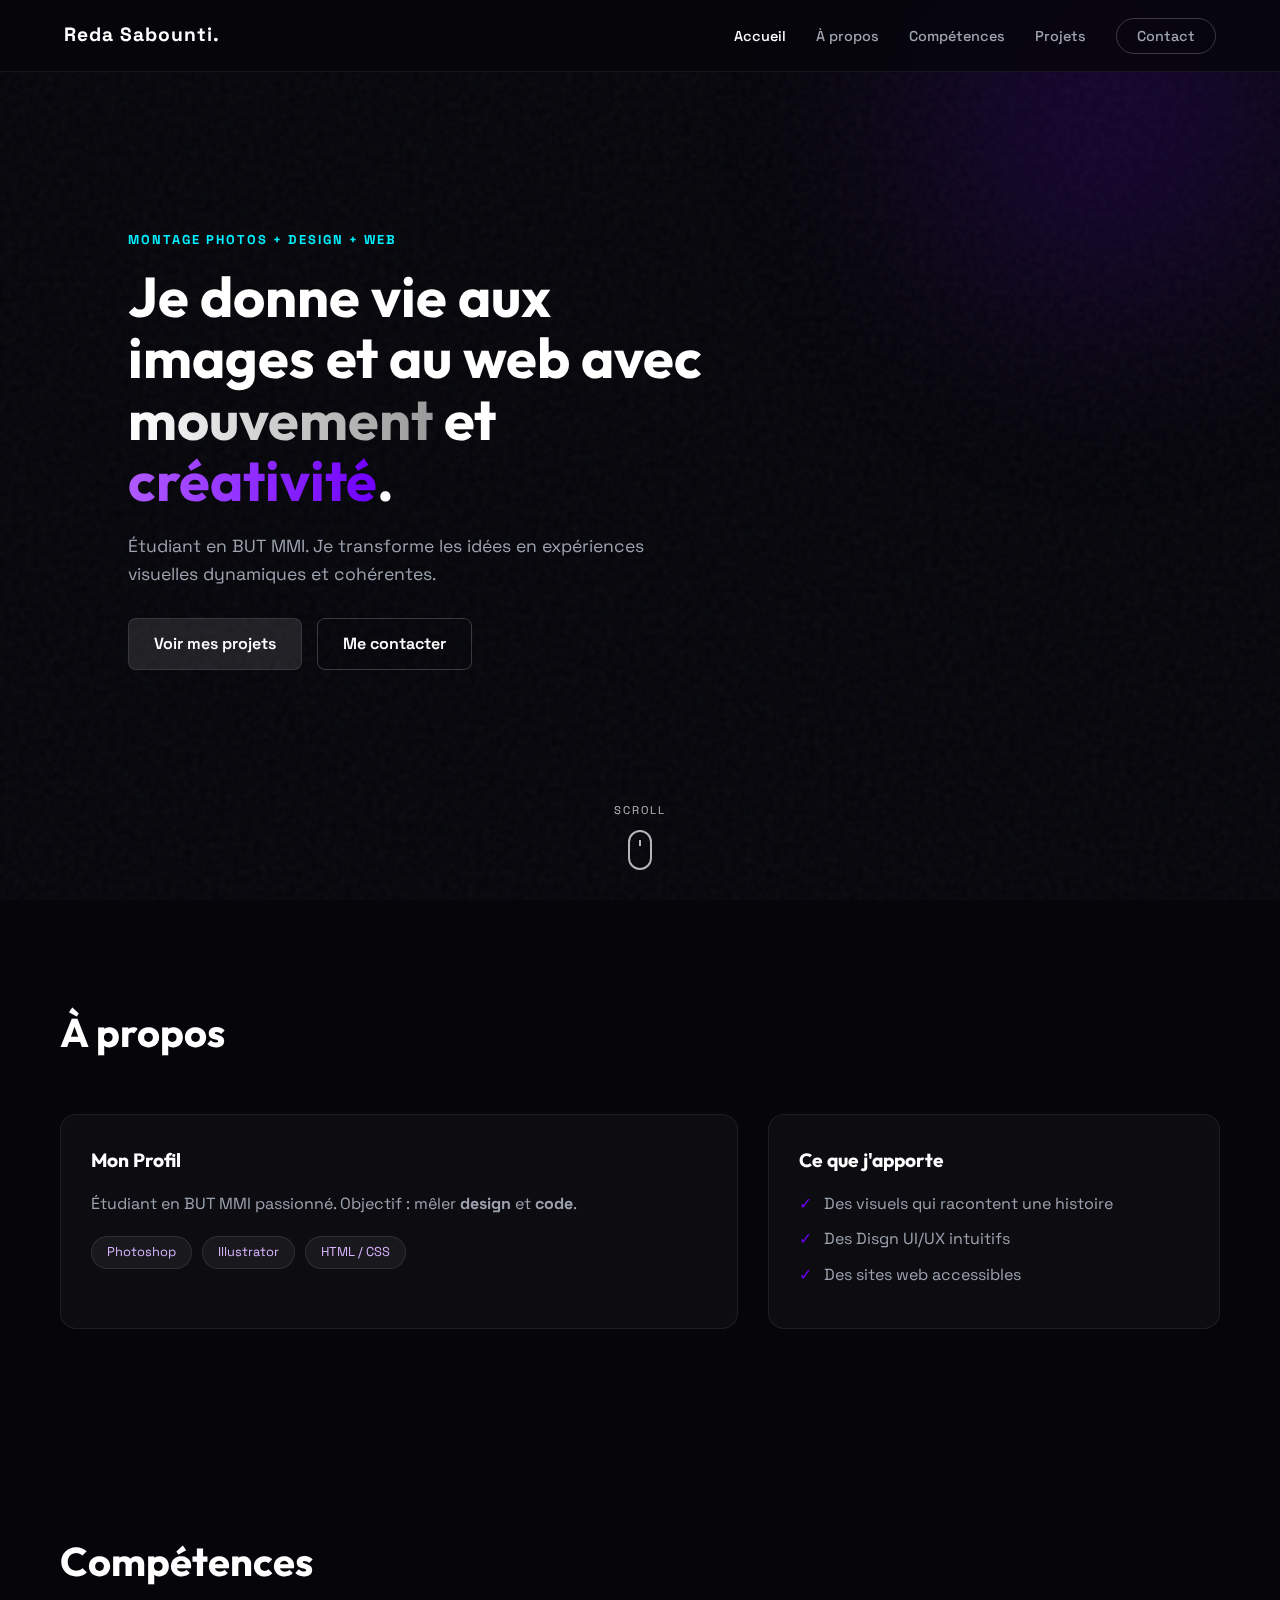
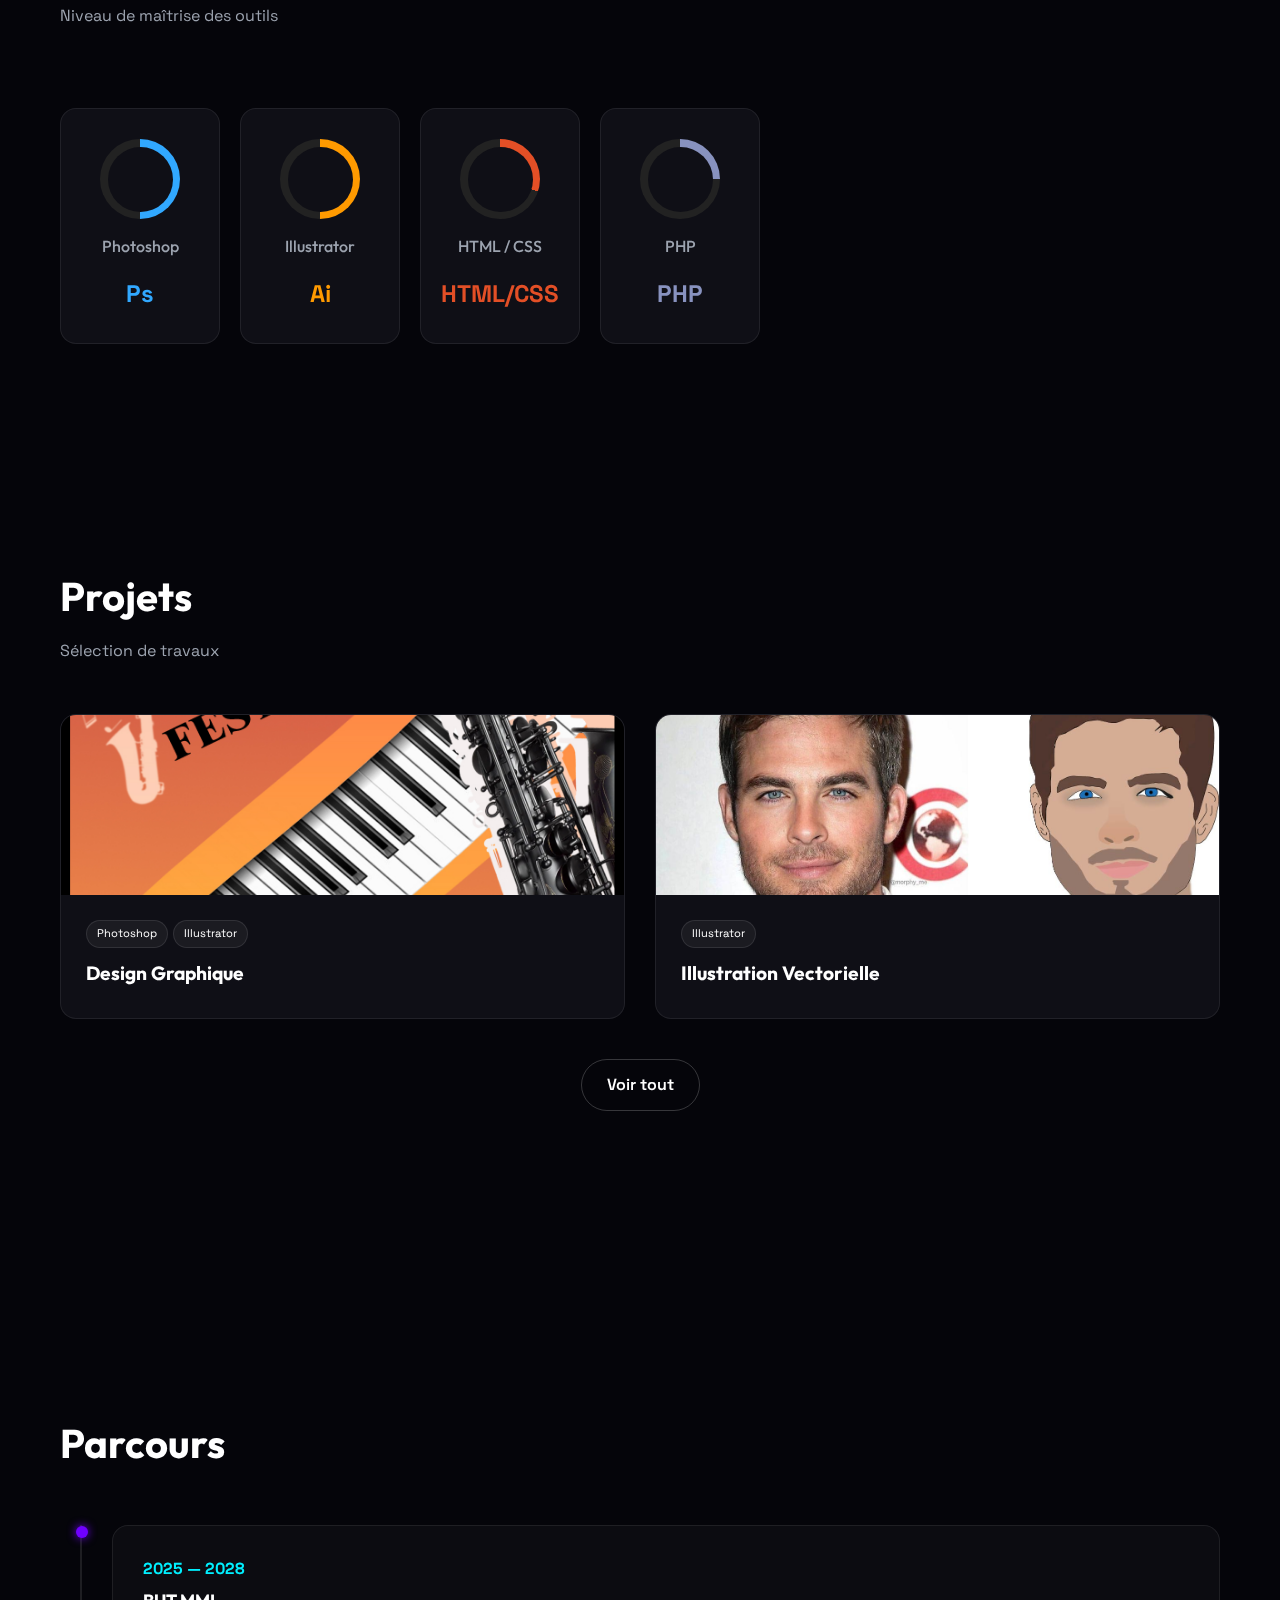
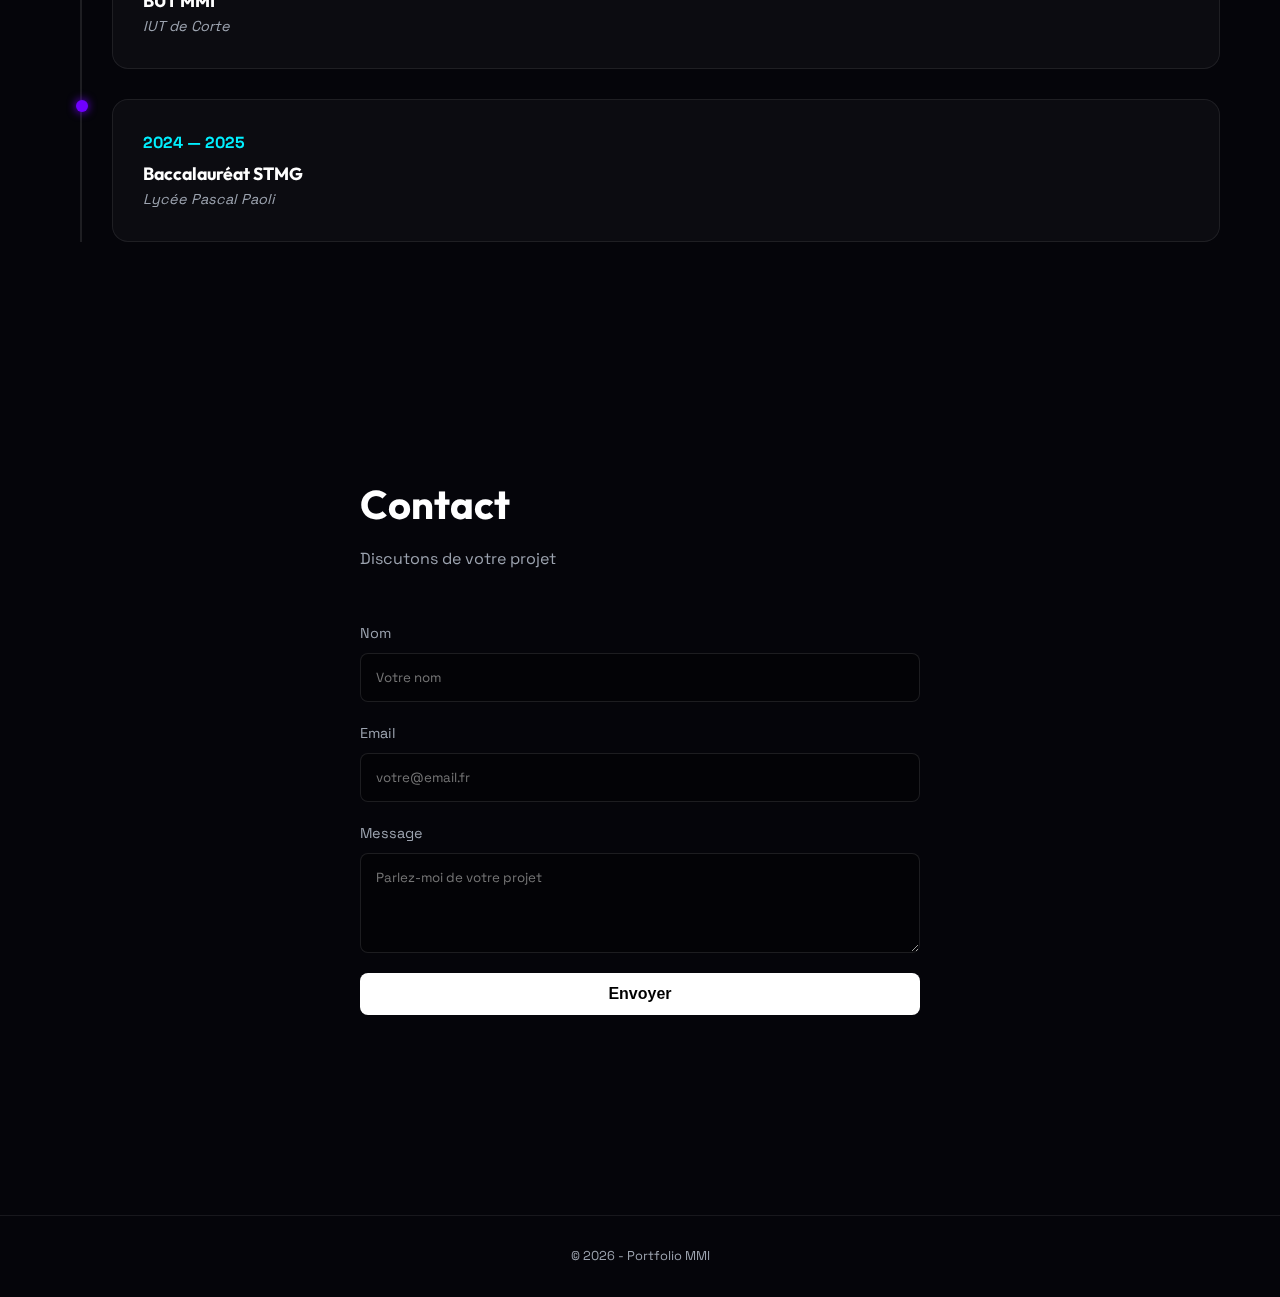
<file: index.html>
<!DOCTYPE html>
<html lang="fr">
<head>
  <meta charset="UTF-8">
  <meta name="viewport" content="width=device-width, initial-scale=1.0">
  <title>Portfolio</title>

 <link rel="preconnect" href="https://fonts.googleapis.com">
<link rel="preconnect" href="https://fonts.gstatic.com" crossorigin>
<link href="https://fonts.googleapis.com/css2?family=Outfit:wght@300;400;700;900&family=Space+Grotesk:wght@300;500;700&display=swap" rel="stylesheet">

  <link rel="stylesheet" href="style.css">
</head>
<body>

  <div class="bg-noise"></div>
  <div class="bg-glow"></div>

<nav class="nav" role="navigation" aria-label="Menu principal">
    <div class="nav__logo">Reda Sabounti.</div>
    <ul class="nav__list">
      <li class="nav__item"><a href="#hero" class="nav__link nav__link--active">Accueil</a></li>
      <li class="nav__item"><a href="#apropos" class="nav__link">À propos</a></li>
      <li class="nav__item"><a href="#competences" class="nav__link">Compétences</a></li>
      <li class="nav__item"><a href="#projets" class="nav__link">Projets</a></li>
      <li class="nav__item"><a href="#contact" class="nav__link nav__link--cta">Contact</a></li>
    </ul>
  </nav>

  <main>
    <!-- HERO -->
    <section id="hero" class="hero">
  <div class="hero__content">
    <p class="hero__tagline">MONTAGE PHOTOS + DESIGN + WEB</p>
    <h1 class="hero__title">
      Je donne vie aux images et au web avec
      <span class="text--gradient">mouvement</span> et
      <span class="text--gradient-purple">créativité</span>.
    </h1>
    <p class="hero__desc">
      Étudiant en BUT MMI. Je transforme les idées en expériences visuelles dynamiques et cohérentes.
    </p>

    <div class="hero__actions">
      <a href="#projets" class="btn btn--primary">Voir mes projets</a>
      <a href="#contact" class="btn btn--secondary">Me contacter</a>
    </div>

    <!-- souris de scroll déplacée ici -->
    <div class="scroll">
      <span class="scroll__text">SCROLL</span>
      <div class="scroll__mouse">
        <div class="scroll__wheel"></div>
      </div>
    </div>
  </div>

  <div class="hero__visual">
  <div class="orb">
    <div class="orb__inner"></div>
  </div>
</div>
</section>

    <!-- A PROPOS -->
    <section id="apropos" class="section">
      <div class="container">
        <div class="section__header">
          <h2 class="section__title">À propos</h2>
        </div>
        <div class="about-grid">
          <div class="card card--glass">
            <h3 class="card__title">Mon Profil</h3>
            <p class="card__text">
              Étudiant en BUT MMI passionné. Objectif : mêler <strong>design</strong> et <strong>code</strong>.
            </p>
            <div class="tags">
              <span class="tags__item">Photoshop</span>
              <span class="tags__item">Illustrator</span>
              <span class="tags__item">HTML / CSS</span>
            </div>
          </div>
          <div class="card card--glass">
            <h3 class="card__title">Ce que j'apporte</h3>
            <ul class="list list--check">
              <li>Des visuels qui racontent une histoire</li>
              <li>Des Disgn UI/UX intuitifs</li>
              <li>Des sites web accessibles</li>
            </ul>
          </div>
        </div>
      </div>
    </section>

<!-- COMPÉTENCES -->
<section id="competences" class="section">
  <div class="container">
    <div class="section__header">
      <h2 class="section__title">Compétences</h2>
      <p class="section__subtitle">Niveau de maîtrise des outils</p>
    </div>

    <div class="skills">
      <!-- Photoshop 50% -->
      <article class="skill">
        <div class="skill__gauge" style="--p:50; --c:#31A8FF;">
          <div class="skill__inner"></div>
        </div>
        <h3 class="skill__name">Photoshop</h3>
        <div class="skill__icon">Ps</div>
      </article>

      <!-- Illustrator 50% -->
      <article class="skill">
        <div class="skill__gauge" style="--p:50; --c:#FF9A00;">
          <div class="skill__inner"></div>
        </div>
        <h3 class="skill__name">Illustrator</h3>
        <div class="skill__icon" style="color:#FF9A00;">Ai</div>
      </article>

      <!-- HTML / CSS 30% -->
      <article class="skill">
        <div class="skill__gauge" style="--p:30; --c:#E34F26;">
          <div class="skill__inner"></div>
        </div>
        <h3 class="skill__name">HTML / CSS</h3>
        <div class="skill__icon" style="color:#E34F26;">HTML/CSS</div>
      </article>

      <!-- PHP 25% -->
      <article class="skill">
        <div class="skill__gauge" style="--p:25; --c:#8892BF;">
          <div class="skill__inner"></div>
        </div>
        <h3 class="skill__name">PHP</h3>
        <div class="skill__icon" style="color:#8892BF;">PHP</div>
      </article>
    </div>
  </div>
</section>

    <!-- PROJETS -->
    <section id="projets" class="section">
      <div class="container">
        <div class="section__header">
          <h2 class="section__title">Projets</h2>
          <p class="section__subtitle">Sélection de travaux</p>
        </div>

        <div class="projects-grid">
          <article class="project">
            <div class="project__thumb">
  <img src="imagesprojet-1.jpg" alt="Design graphique Photoshop Illustrator" width="400" height="250" loading="lazy" class="project__img">
</div>
            <div class="project__content">
              <div class="project__tags">
                <span class="tags__item tags__item--small">Photoshop</span>
                <span class="tags__item tags__item--small">Illustrator</span>
              </div>
              <h3 class="project__title">Design Graphique</h3>
              <p class="project__desc"></p>
            </div>
          </article>

          <article class="project">
            <div class="project__thumb">
  <img src="imagesprojet-2.jpg" alt="Illustration vectorielle Illustrator" width="400" height="250" loading="lazy" class="project__img">
</div>
            <div class="project__content">
              <div class="project__tags">
                <span class="tags__item tags__item--small">Illustrator</span>
              </div>
              <h3 class="project__title">Illustration Vectorielle</h3>
              <p class="project__desc"></p>
            </div>
          </article>
        </div>

        <div class="section__footer">
  <a href="projets.html" class="btn btn--outline">Voir tout</a>
</div>
</section>

      <section id="parcours" class="section">

    <!-- PARCOURS -->
    <section id="parcours" class="section">
      <div class="container">
        <div class="section__header">
          <h2 class="section__title">Parcours</h2>
        </div>
        <div class="timeline">
          <article class="timeline__event card card--glass">
            <div class="timeline__dot"></div>
            <span class="timeline__date">2025 — 2028</span>
            <h4 class="timeline__title">BUT MMI</h4>
            <p class="timeline__place">IUT de Corte</p>
          </article>

          <article class="timeline__event card card--glass">
            <div class="timeline__dot"></div>
            <span class="timeline__date">2024 — 2025</span>
            <h4 class="timeline__title">Baccalauréat STMG</h4>
            <p class="timeline__place">Lycée Pascal Paoli</p>
          </article>
        </div>
      </div>
    </section>

    <!-- CONTACT -->
    <section id="contact" class="section">
      <div class="container container--narrow">
        <div class="section__header">
          <h2 class="section__title">Contact</h2>
          <p class="section__subtitle">Discutons de votre projet</p>
        </div>

        <form class="form">
          <div class="form__group">
            <label for="name" class="form__label">Nom</label>
            <input type="text" id="name" class="form__input" placeholder="Votre nom">
          </div>
          <div class="form__group">
            <label for="email" class="form__label">Email</label>
            <input type="email" id="email" class="form__input" placeholder="votre@email.fr">
          </div>
          <div class="form__group">
            <label for="message" class="form__label">Message</label>
            <textarea id="message" rows="4" class="form__input" placeholder="Parlez-moi de votre projet"></textarea>
          </div>
          <button type="submit" class="btn btn--full">Envoyer</button>
        </form>
      </div>
    </section>
  </main>

  <footer class="footer">
    &copy; 2026 - Portfolio MMI
  </footer>
<form class="form" method="post" action="mailto:ton@email.com?subject=Contact">
</body>
</html>
</file>
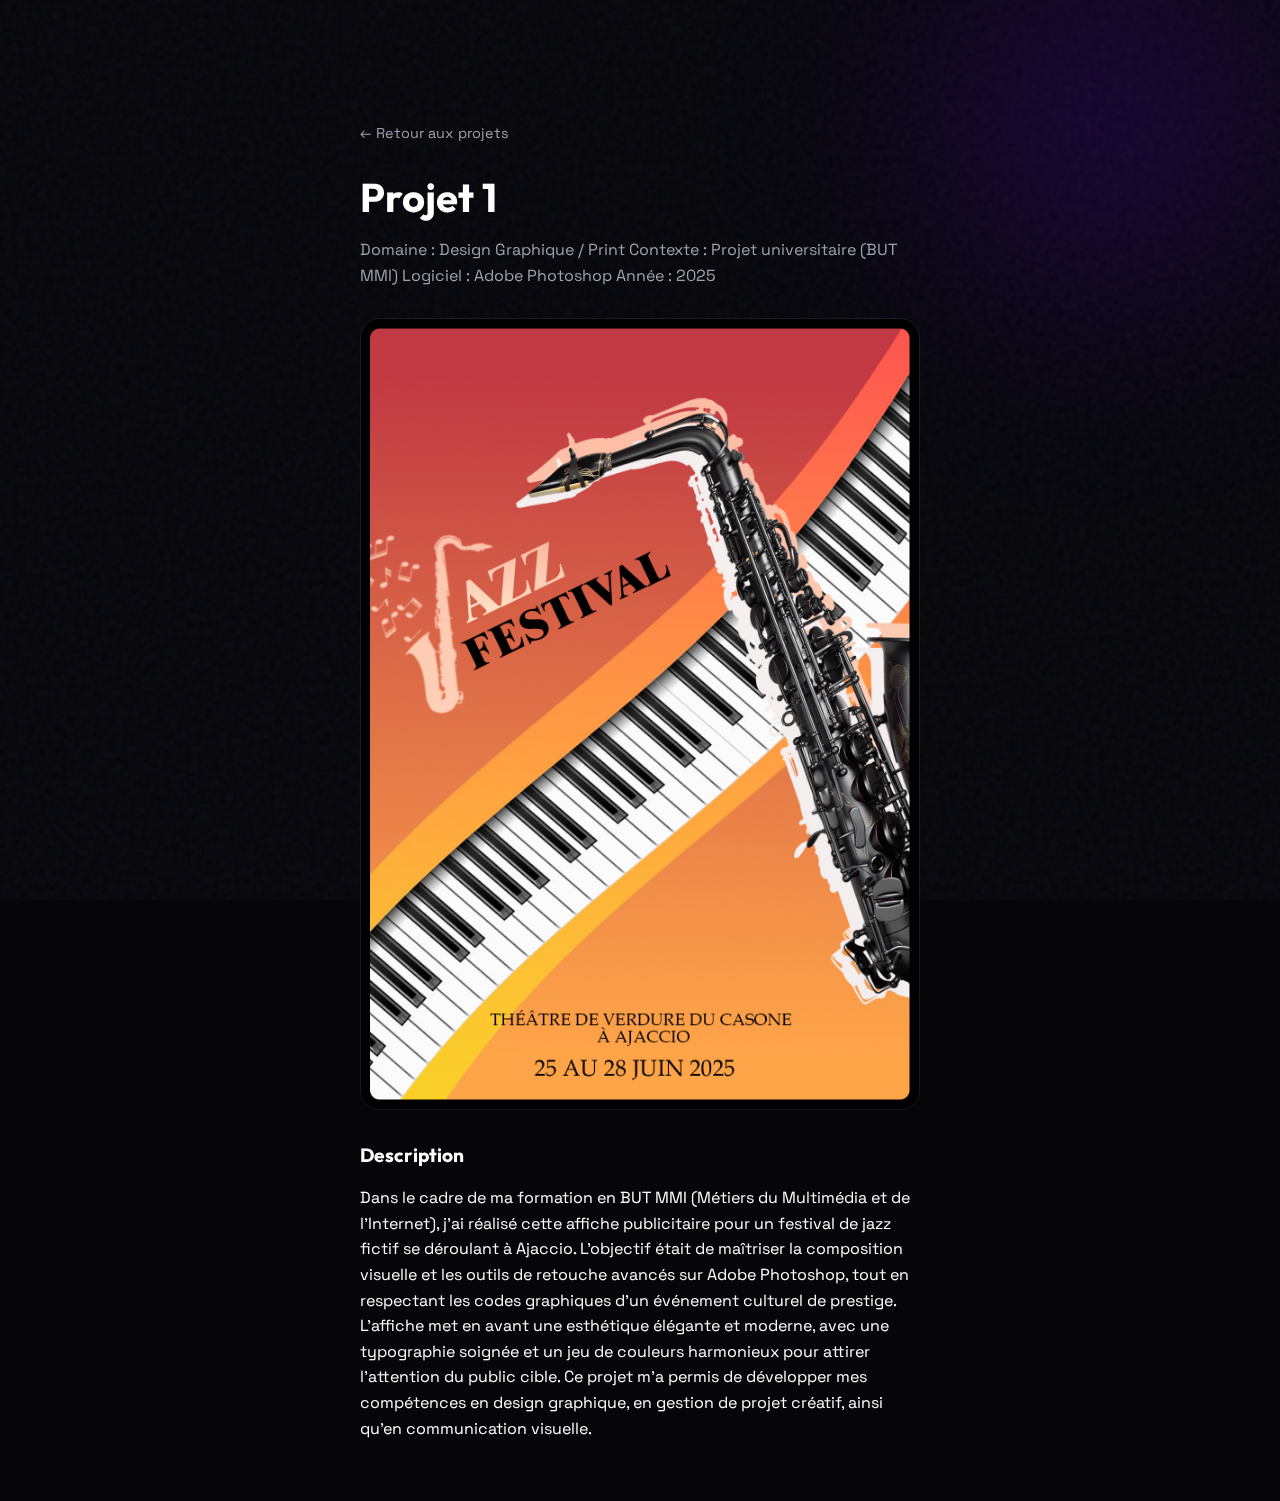
<file: projet-1.html>
<!DOCTYPE html>
<html lang="fr">
<head>
  <meta charset="UTF-8">
  <meta name="viewport" content="width=device-width, initial-scale=1.0">
  <title>Projet 1 - Portfolio</title>

  <link rel="preconnect" href="https://fonts.googleapis.com">
  <link rel="preconnect" href="https://fonts.gstatic.com" crossorigin>
  <link href="https://fonts.googleapis.com/css2?family=Outfit:wght@300;400;700;900&family=Space+Grotesk:wght@300;500;700&display=swap" rel="stylesheet">

  <link rel="stylesheet" href="style.css">
</head>
<body>

  <div class="bg-noise"></div>
  <div class="bg-glow"></div>

  <main class="project-page">
    <div class="container container--narrow">

      <a href="projets.html" class="project-page__back">← Retour aux projets</a>

      <header class="project-page__header">
        <h1 class="project-page__title">Projet 1</h1>
        <p class="project-page__subtitle">Domaine : Design Graphique / Print
Contexte : Projet universitaire (BUT MMI)
Logiciel : Adobe Photoshop
Année : 2025</p>
      </header>

      <section class="project-page__media">
        <img src="imagesprojet-1.jpg" alt="Projet 1" class="project-page__img">
      </section>

      <section class="project-page__content">
        <h2 class="project-page__section-title">Description</h2>
        <p>Dans le cadre de ma formation en BUT MMI (Métiers du Multimédia et de l'Internet), j'ai réalisé cette affiche publicitaire pour un festival de jazz fictif se déroulant à Ajaccio. L'objectif était de maîtriser la composition visuelle et les outils de retouche avancés sur Adobe Photoshop, tout en respectant les codes graphiques d'un événement culturel de prestige. L'affiche met en avant une esthétique élégante et moderne, avec une typographie soignée et un jeu de couleurs harmonieux pour attirer l'attention du public cible. Ce projet m'a permis de développer mes compétences en design graphique, en gestion de projet créatif, ainsi qu'en communication visuelle.</p>
      </section>

    </div>
  </main>

</body>
</html>
</file>
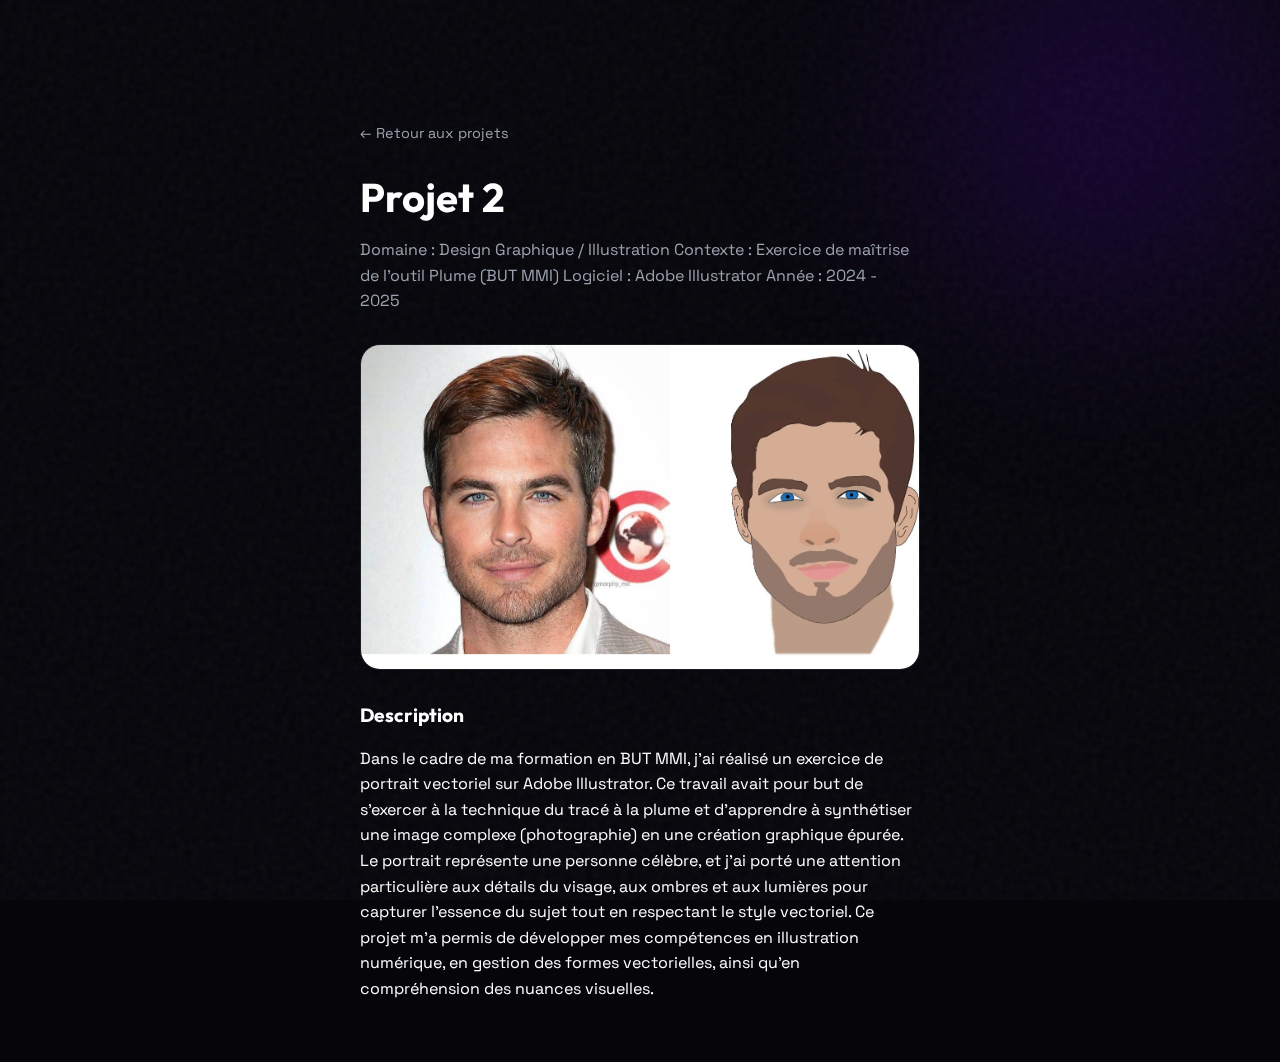
<file: projet-2.html>
<!DOCTYPE html>
<html lang="fr">
<head>
  <meta charset="UTF-8">
  <meta name="viewport" content="width=device-width, initial-scale=1.0">
  <title>Projet 1 – Portfolio</title>

  <link rel="preconnect" href="https://fonts.googleapis.com">
  <link rel="preconnect" href="https://fonts.gstatic.com" crossorigin>
  <link href="https://fonts.googleapis.com/css2?family=Outfit:wght@300;400;700;900&family=Space+Grotesk:wght@300;500;700&display=swap" rel="stylesheet">

  <link rel="stylesheet" href="style.css">
</head>
<body>

  <div class="bg-noise"></div>
  <div class="bg-glow"></div>

  <main class="project-page">
    <div class="container container--narrow">

      <a href="projets.html" class="project-page__back">← Retour aux projets</a>

      <header class="project-page__header">
        <h1 class="project-page__title">Projet 2</h1>
        <p class="project-page__subtitle">Domaine : Design Graphique / Illustration
Contexte : Exercice de maîtrise de l'outil Plume (BUT MMI)
Logiciel : Adobe Illustrator
Année : 2024 - 2025</p>
      </header>

      <section class="project-page__media">
        <img src="imagesprojet-2.jpg" alt="Projet 2" class="project-page__img">
      </section>

      <section class="project-page__content">
        <h2 class="project-page__section-title">Description</h2>
        <p>Dans le cadre de ma formation en BUT MMI, j'ai réalisé un exercice de portrait vectoriel sur Adobe Illustrator. Ce travail avait pour but de s'exercer à la technique du tracé à la plume et d'apprendre à synthétiser une image complexe (photographie) en une création graphique épurée. Le portrait représente une personne célèbre, et j'ai porté une attention particulière aux détails du visage, aux ombres et aux lumières pour capturer l'essence du sujet tout en respectant le style vectoriel. Ce projet m'a permis de développer mes compétences en illustration numérique, en gestion des formes vectorielles, ainsi qu'en compréhension des nuances visuelles.</p>
      </section>

    </div>
  </main>

</body>
</html>
</file>
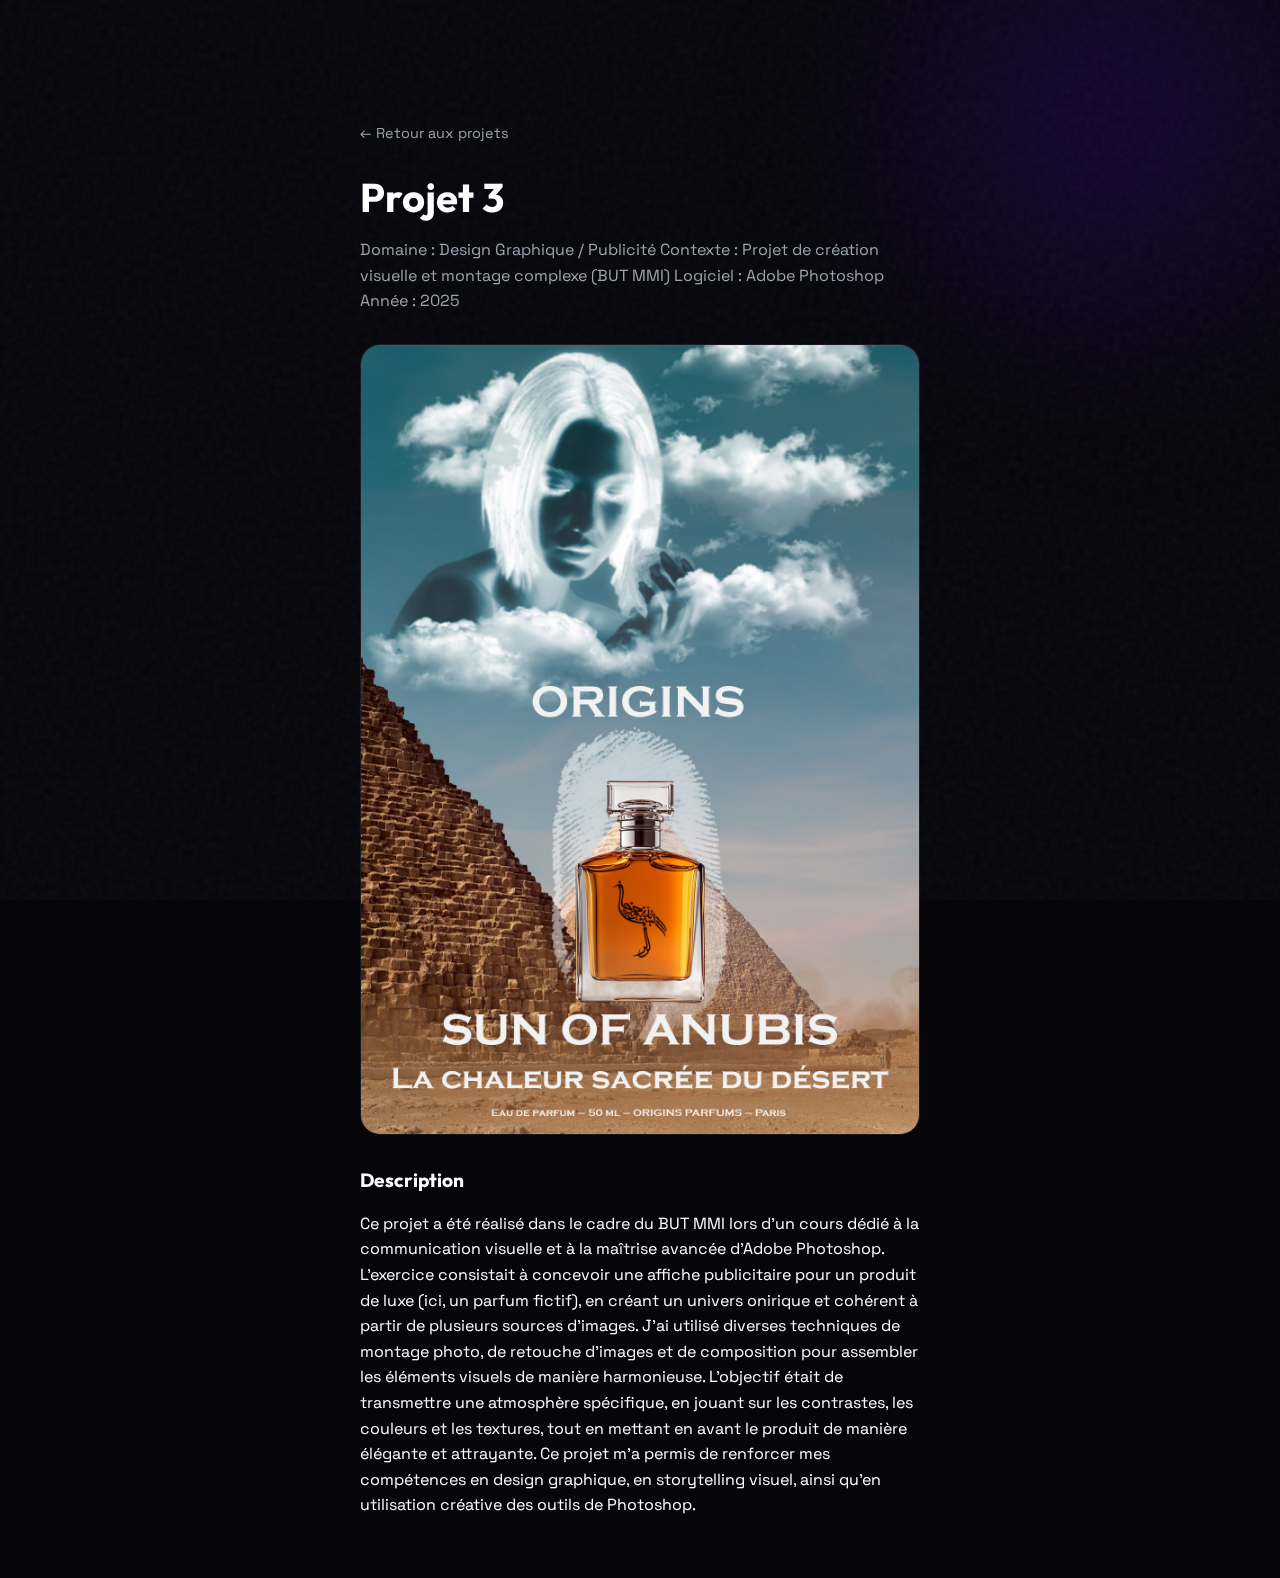
<file: projet-3.html>
<!DOCTYPE html>
<html lang="fr">
<head>
  <meta charset="UTF-8">
  <meta name="viewport" content="width=device-width, initial-scale=1.0">
  <title>Projet 1 – Portfolio</title>

  <link rel="preconnect" href="https://fonts.googleapis.com">
  <link rel="preconnect" href="https://fonts.gstatic.com" crossorigin>
  <link href="https://fonts.googleapis.com/css2?family=Outfit:wght@300;400;700;900&family=Space+Grotesk:wght@300;500;700&display=swap" rel="stylesheet">

  <link rel="stylesheet" href="style.css">
</head>
<body>

  <div class="bg-noise"></div>
  <div class="bg-glow"></div>

  <main class="project-page">
    <div class="container container--narrow">

      <a href="projets.html" class="project-page__back">← Retour aux projets</a>

      <header class="project-page__header">
        <h1 class="project-page__title">Projet 3</h1>
        <p class="project-page__subtitle">Domaine : Design Graphique / Publicité
Contexte : Projet de création visuelle et montage complexe (BUT MMI)
Logiciel : Adobe Photoshop
Année : 2025</p>
      </header>

      <section class="project-page__media">
        <img src="imagesprojet-3.jpg" alt="Projet 3" class="project-page__img">
      </section>

      <section class="project-page__content">
        <h2 class="project-page__section-title">Description</h2>
        <p>Ce projet a été réalisé dans le cadre du BUT MMI lors d'un cours dédié à la communication visuelle et à la maîtrise avancée d'Adobe Photoshop. L'exercice consistait à concevoir une affiche publicitaire pour un produit de luxe (ici, un parfum fictif), en créant un univers onirique et cohérent à partir de plusieurs sources d'images. J'ai utilisé diverses techniques de montage photo, de retouche d'images et de composition pour assembler les éléments visuels de manière harmonieuse. L'objectif était de transmettre une atmosphère spécifique, en jouant sur les contrastes, les couleurs et les textures, tout en mettant en avant le produit de manière élégante et attrayante. Ce projet m'a permis de renforcer mes compétences en design graphique, en storytelling visuel, ainsi qu'en utilisation créative des outils de Photoshop.</p>
      </section>

    </div>
  </main>

</body>
</html>
</file>
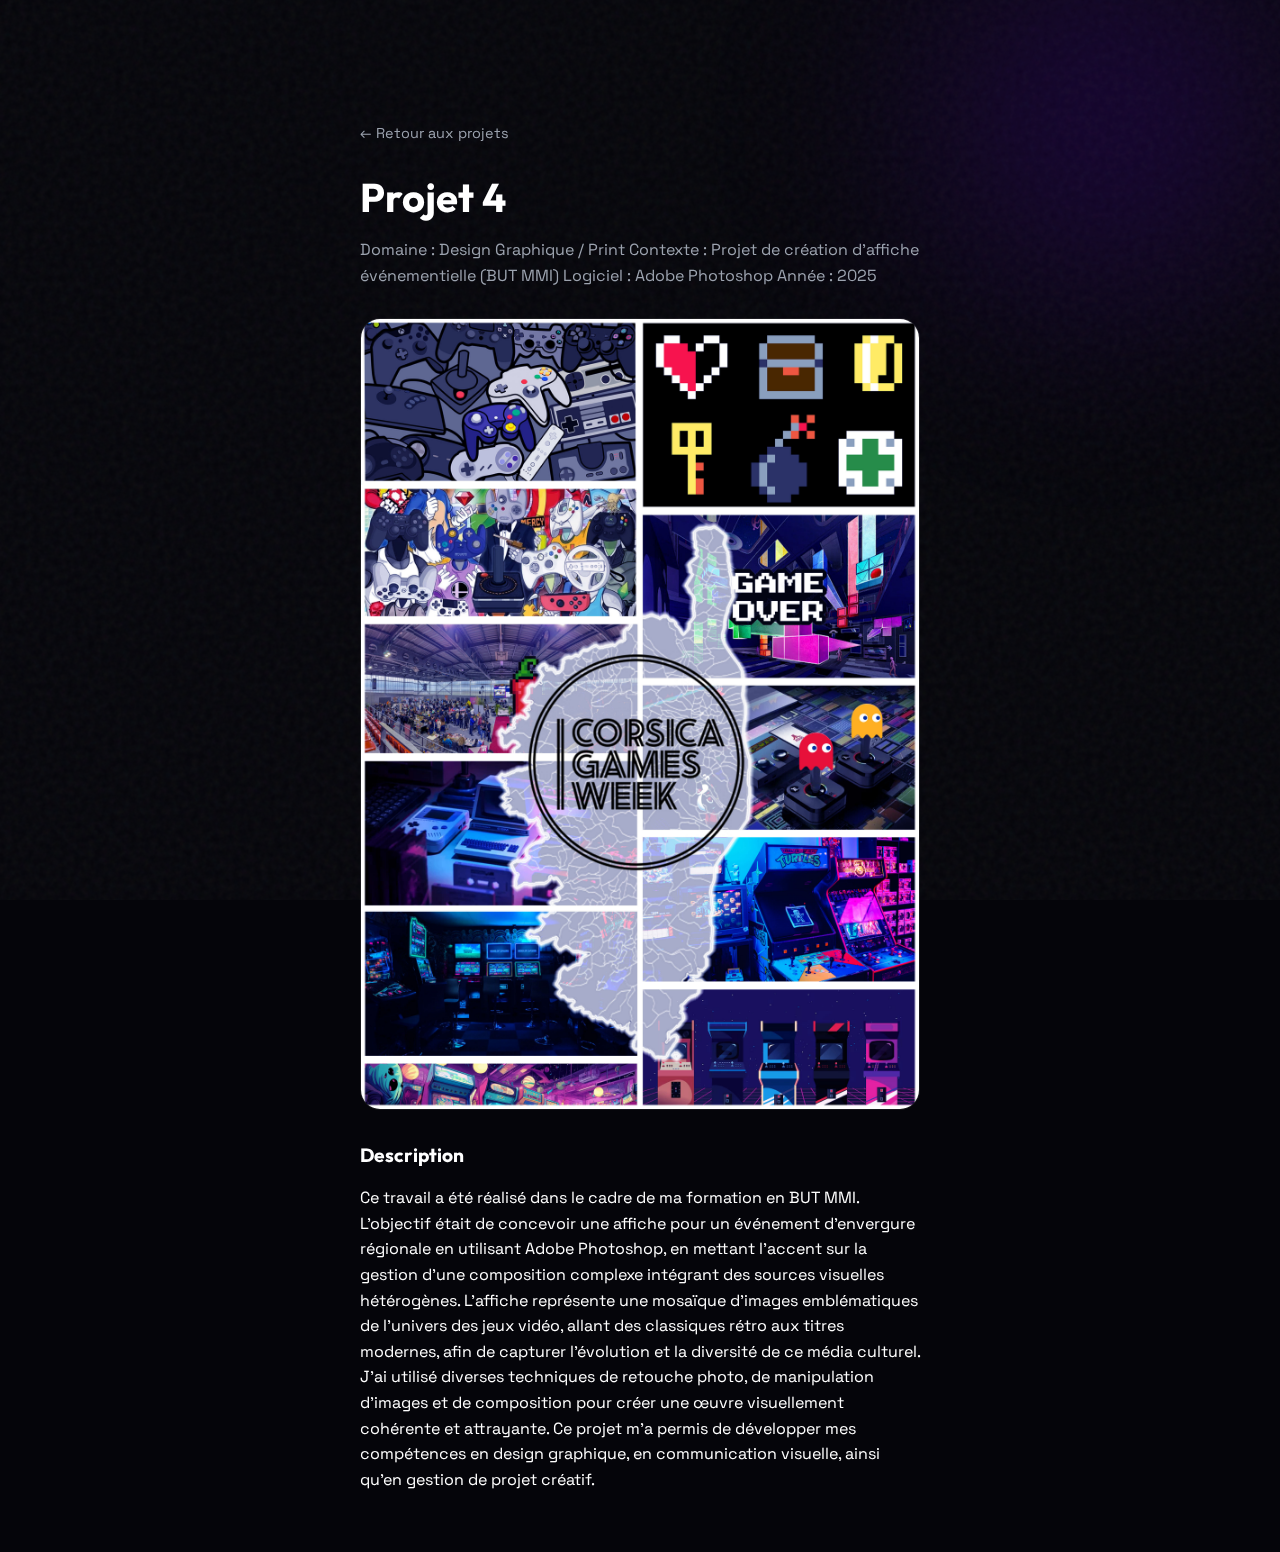
<file: projet-4.html>
<!DOCTYPE html>
<html lang="fr">
<head>
  <meta charset="UTF-8">
  <meta name="viewport" content="width=device-width, initial-scale=1.0">
  <title>Projet 1 – Portfolio</title>

  <link rel="preconnect" href="https://fonts.googleapis.com">
  <link rel="preconnect" href="https://fonts.gstatic.com" crossorigin>
  <link href="https://fonts.googleapis.com/css2?family=Outfit:wght@300;400;700;900&family=Space+Grotesk:wght@300;500;700&display=swap" rel="stylesheet">

  <link rel="stylesheet" href="style.css">
</head>
<body>

  <div class="bg-noise"></div>
  <div class="bg-glow"></div>

  <main class="project-page">
    <div class="container container--narrow">

      <a href="projets.html" class="project-page__back">← Retour aux projets</a>

      <header class="project-page__header">
        <h1 class="project-page__title">Projet 4</h1>
        <p class="project-page__subtitle">Domaine : Design Graphique / Print
Contexte : Projet de création d'affiche événementielle (BUT MMI)
Logiciel : Adobe Photoshop
Année : 2025</p>
      </header>

      <section class="project-page__media">
        <img src="imagesprojet-4.jpg" alt="Projet 4" class="project-page__img">
      </section>

      <section class="project-page__content">
        <h2 class="project-page__section-title">Description</h2>
        <p>Ce travail a été réalisé dans le cadre de ma formation en BUT MMI. L'objectif était de concevoir une affiche pour un événement d'envergure régionale en utilisant Adobe Photoshop, en mettant l'accent sur la gestion d'une composition complexe intégrant des sources visuelles hétérogènes. L'affiche représente une mosaïque d'images emblématiques de l'univers des jeux vidéo, allant des classiques rétro aux titres modernes, afin de capturer l'évolution et la diversité de ce média culturel. J'ai utilisé diverses techniques de retouche photo, de manipulation d'images et de composition pour créer une œuvre visuellement cohérente et attrayante. Ce projet m'a permis de développer mes compétences en design graphique, en communication visuelle, ainsi qu'en gestion de projet créatif.</p>
      </section>

    </div>
  </main>

</body>
</html>
</file>
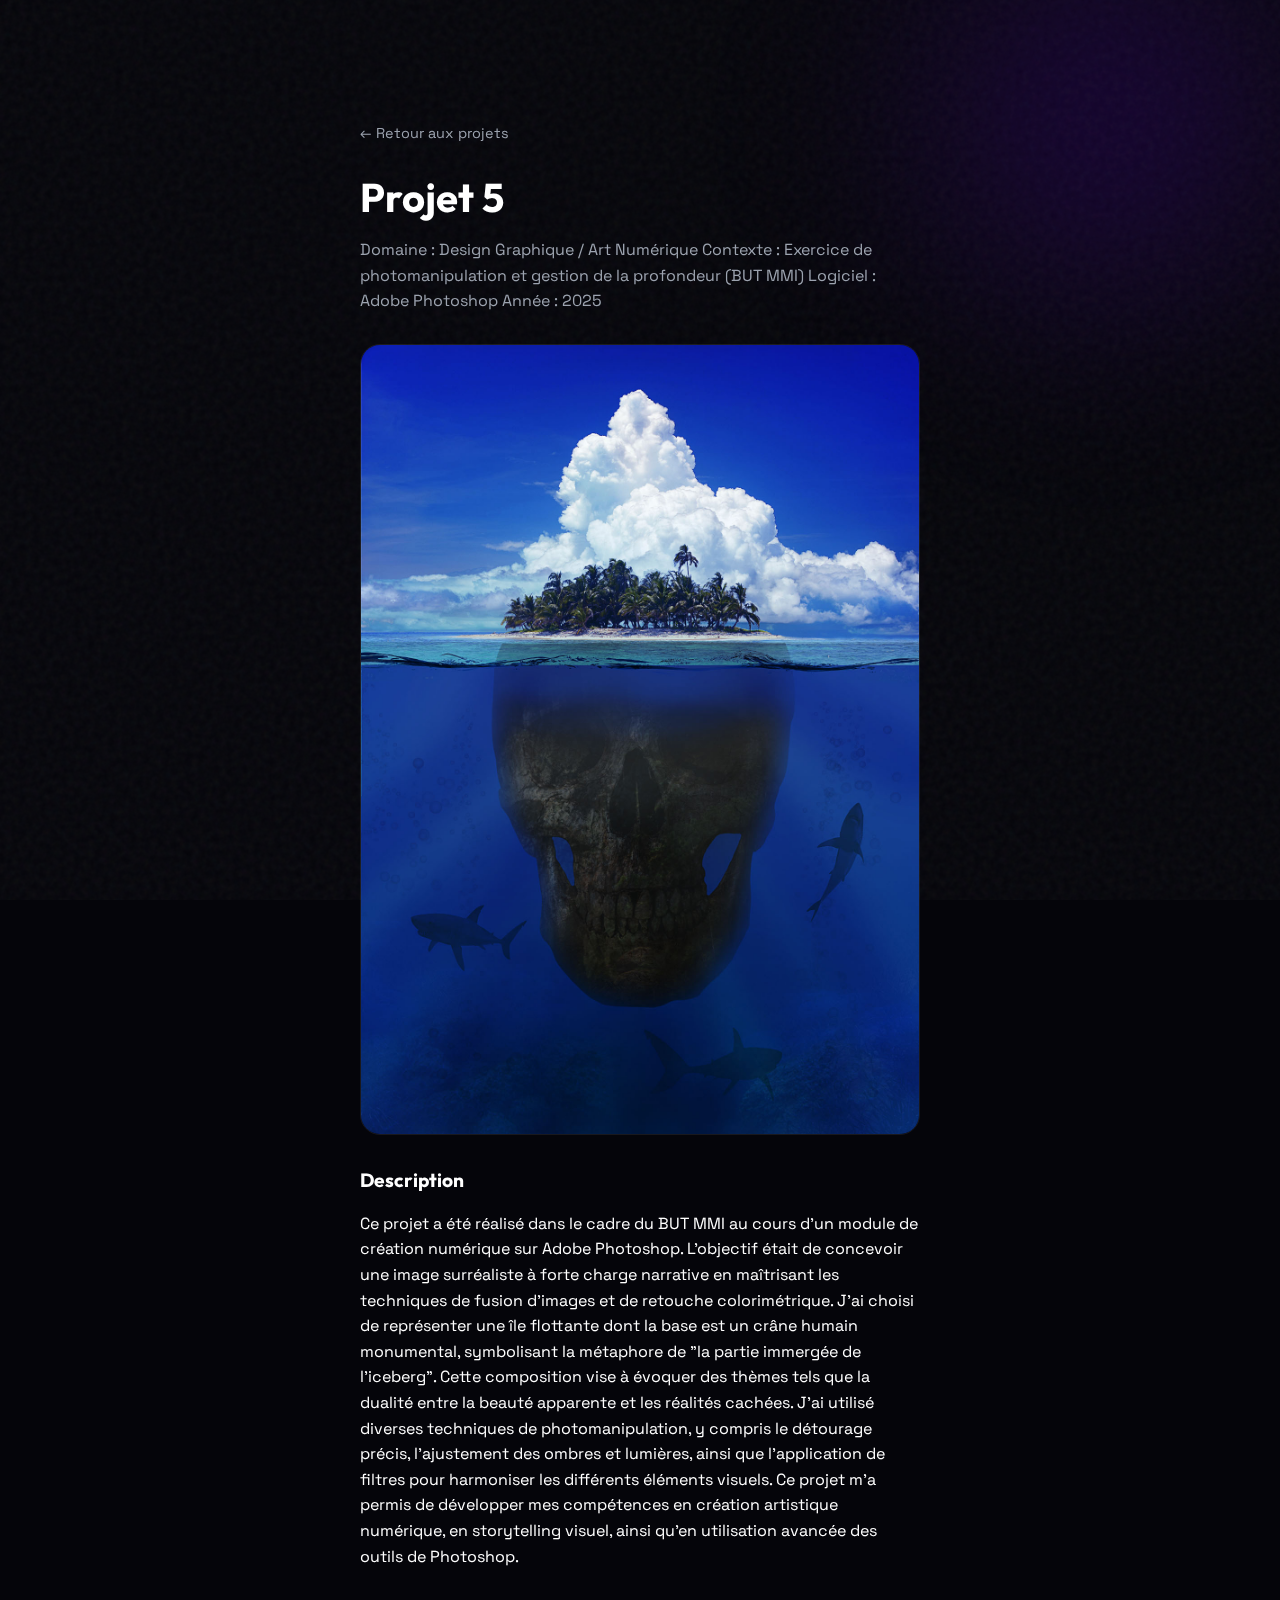
<file: projet-5.html>
<!DOCTYPE html>
<html lang="fr">
<head>
  <meta charset="UTF-8">
  <meta name="viewport" content="width=device-width, initial-scale=1.0">
  <title>Projet 1 – Portfolio</title>

  <link rel="preconnect" href="https://fonts.googleapis.com">
  <link rel="preconnect" href="https://fonts.gstatic.com" crossorigin>
  <link href="https://fonts.googleapis.com/css2?family=Outfit:wght@300;400;700;900&family=Space+Grotesk:wght@300;500;700&display=swap" rel="stylesheet">

  <link rel="stylesheet" href="style.css">
</head>
<body>

  <div class="bg-noise"></div>
  <div class="bg-glow"></div>

  <main class="project-page">
    <div class="container container--narrow">

      <a href="projets.html" class="project-page__back">← Retour aux projets</a>

      <header class="project-page__header">
        <h1 class="project-page__title">Projet 5</h1>
        <p class="project-page__subtitle">Domaine : Design Graphique / Art Numérique
Contexte : Exercice de photomanipulation et gestion de la profondeur (BUT MMI)
Logiciel : Adobe Photoshop
Année : 2025</p>
      </header>

      <section class="project-page__media">
        <img src="imagesprojet-5.jpg" alt="Projet 5" class="project-page__img">
      </section>

      <section class="project-page__content">
        <h2 class="project-page__section-title">Description</h2>
        <p>Ce projet a été réalisé dans le cadre du BUT MMI au cours d'un module de création numérique sur Adobe Photoshop. L'objectif était de concevoir une image surréaliste à forte charge narrative en maîtrisant les techniques de fusion d'images et de retouche colorimétrique. J'ai choisi de représenter une île flottante dont la base est un crâne humain monumental, symbolisant la métaphore de "la partie immergée de l'iceberg". Cette composition vise à évoquer des thèmes tels que la dualité entre la beauté apparente et les réalités cachées. J'ai utilisé diverses techniques de photomanipulation, y compris le détourage précis, l'ajustement des ombres et lumières, ainsi que l'application de filtres pour harmoniser les différents éléments visuels. Ce projet m'a permis de développer mes compétences en création artistique numérique, en storytelling visuel, ainsi qu'en utilisation avancée des outils de Photoshop.</p>
      </section>

    </div>
  </main>

</body>
</html>
</file>
<file: style.css>
/* --- VARIABLES & RESET --- */
:root {
  --bg-dark: #05050A;
  --glass-bg: rgba(255, 255, 255, 0.03);
  --glass-border: rgba(255, 255, 255, 0.08);
  --primary: #7000FF;
  --cyan: #00F0FF;
  --text-main: #FFFFFF;
  --text-muted: #9CA3AF;
  --font-heading: 'Outfit', sans-serif;
  --font-body: 'Space Grotesk', sans-serif;
}

* {
  margin: 0;
  padding: 0;
  box-sizing: border-box;
}

html {
  scroll-behavior: smooth;
}

body {
  background-color: var(--bg-dark);
  color: var(--text-main);
  font-family: var(--font-body);
  line-height: 1.6;
  overflow-x: hidden;
}


/* --- BACKGROUND ANIMÉ --- */
.bg-glow {
  position: fixed;
  top: -20%;
  right: -10%;
  width: 600px;
  height: 600px;
  background: radial-gradient(circle, rgba(112,0,255,0.2) 0%, transparent 70%);
  filter: blur(80px);
  z-index: -1;
  animation: pulse 8s infinite alternate;
}

@keyframes pulse {
  0% { opacity: 0.5; }
  100% { opacity: 1; }
}

.bg-noise {
  position: fixed;
  top: 0;
  left: 0;
  width: 100%;
  height: 100%;
  background-image: url("data:image/svg+xml,%3Csvg viewBox='0 0 200 200' xmlns='http://www.w3.org/2000/svg'%3E%3Cfilter id='noiseFilter'%3E%3CfeTurbulence type='fractalNoise' baseFrequency='0.65' numOctaves='3' stitchTiles='stitch'/%3E%3C/filter%3E%3Crect width='100%25' height='100%25' filter='url(%23noiseFilter)' opacity='0.05'/%3E%3C/svg%3E");
  z-index: -1;
  pointer-events: none;
}


/* --- TYPOGRAPHIE & UTILITAIRES --- */
h1,
h2,
h3,
h4 {
  font-family: var(--font-heading);
  color: #ffffff;
}

.text--gradient {
  background: linear-gradient(90deg, #FFFFFF, #999999);
  -webkit-background-clip: text;
  -webkit-text-fill-color: transparent;
}

.text--gradient-purple {
  background: linear-gradient(90deg, #b05aff, #7000ff);
  -webkit-background-clip: text;
  -webkit-text-fill-color: transparent;
}

.container {
  max-width: 1200px;
  margin: 0 auto;
  padding: 0 20px;
}

.container--narrow {
  max-width: 600px;
}


/* --- NAVIGATION (BEM: .nav) --- */
.nav {
  position: fixed;
  top: 0;
  width: 100%;
  padding: 20px 5%;
  display: flex;
  justify-content: space-between;
  align-items: center;
  background: rgba(5, 5, 10, 0.8);
  backdrop-filter: blur(15px);
  z-index: 1000;
  border-bottom: 1px solid var(--glass-border);
}

.nav__logo {
  font-weight: 900;
  font-size: 1.2rem;
  letter-spacing: 1px;
}

.nav__list {
  display: flex;
  gap: 30px;
  list-style: none;
}

.nav__link {
  text-decoration: none;
  color: var(--text-muted);
  font-weight: 500;
  transition: 0.3s;
  font-size: 0.9rem;
}

.nav__link:hover,
.nav__link--active {
  color: #ffffff;
}

.nav__link--cta {
  border: 1px solid rgba(255,255,255,0.2);
  padding: 8px 20px;
  border-radius: 50px;
}

.nav__link--cta:hover {
  background: #ffffff;
  color: #000000;
}


/* --- HERO SECTION (BEM: .hero) --- */
.hero {
  min-height: 100vh;
  display: flex;
  align-items: center;
  justify-content: space-between;
  padding: 0 10%;
  position: relative;
}

.hero__content {
  max-width: 600px;
  z-index: 2;
}

.hero__tagline {
  color: var(--cyan);
  font-size: 0.8rem;
  letter-spacing: 2px;
  font-weight: 700;
  margin-bottom: 15px;
}

.hero__title {
  font-size: 3.5rem;
  line-height: 1.1;
  margin-bottom: 20px;
  font-weight: 700;
}

.hero__desc {
  color: var(--text-muted);
  font-size: 1.1rem;
  margin-bottom: 30px;
  max-width: 90%;
}

.hero__actions {
  display: flex;
  gap: 15px;
}


/* --- BOUTONS (BEM: .btn) --- */
.btn {
  padding: 12px 25px;
  border-radius: 8px;
  text-decoration: none;
  transition: 0.3s;
  font-weight: 600;
  cursor: pointer;
  border: none;
  font-size: 1rem;
}

.btn--primary {
  background: rgba(255,255,255,0.1);
  color: #ffffff;
  border: 1px solid rgba(255,255,255,0.1);
}

.btn--primary:hover {
  background: #ffffff;
  color: #000000;
  transform: translateY(-3px);
}

.btn--secondary {
  border: 1px solid rgba(255,255,255,0.2);
  color: #ffffff;
  background: transparent;
}

.btn--secondary:hover {
  border-color: var(--primary);
  color: var(--primary);
}

.btn--outline {
  display: inline-block;
  border: 1px solid rgba(255,255,255,0.2);
  border-radius: 50px;
  color: #ffffff;
  background: transparent;
}

.btn--outline:hover {
  background: #ffffff;
  color: #000000;
}

.btn--full {
  width: 100%;
  background: var(--text-main);
  color: #000000;
}


/* --- PLANETE ANIMÉE (BEM: .planet) --- */
.hero__visual {
  width: 400px;
  height: 400px;
  display: flex;
  align-items: center;
  justify-content: center;
  position: relative;
  perspective: 1000px;
}

.planet {
  width: 300px;
  height: 300px;
  position: relative;
  border-radius: 50%;
  overflow: hidden;
  transform: rotateZ(-15deg);
  box-shadow: 0 0 60px rgba(112, 0, 255, 0.4);
  animation: floatPlanet 6s ease-in-out infinite;
  z-index: 2;
}

.planet__texture {
  position: absolute;
  top: 0;
  left: 0;
  width: 200%;
  height: 100%;
  background:
    linear-gradient(to bottom, rgba(112,0,255,0.1) 0%, rgba(0,240,255,0.2) 20%, rgba(112,0,255,0.3) 40%, rgba(50,0,100,0.4) 50%, rgba(112,0,255,0.1) 100%),
    repeating-linear-gradient(90deg, #3a0ca3 0px, #3a0ca3 2px, transparent 2px, transparent 4px),
    linear-gradient(90deg, #240046, #7209b7, #4cc9f0, #7209b7, #240046);
  background-size: 50% 100%;
  animation: rotateTexture 30s linear infinite;
}

.planet__shadow {
  position: absolute;
  top: 0;
  left: 0;
  width: 100%;
  height: 100%;
  border-radius: 50%;
  z-index: 3;
  background: radial-gradient(circle at 30% 30%, rgba(255,255,255,0.1) 0%, transparent 40%, rgba(0,0,0,0.8) 85%, rgba(0,0,0,0.95) 100%);
  box-shadow: inset -10px -10px 30px rgba(0,0,0,0.8);
}

.planet__ring {
  position: absolute;
  top: 50%;
  left: 50%;
  width: 420px;
  height: 120px;
  border: 2px solid rgba(0, 240, 255, 0.3);
  border-radius: 50%;
  transform: translate(-50%, -50%) rotateX(75deg) rotateY(10deg);
  z-index: 1;
  box-shadow: 0 0 20px rgba(0, 240, 255, 0.2), inset 0 0 10px rgba(0, 240, 255, 0.2);
}

/* Animations Keyframes */
@keyframes floatPlanet {
  0%, 100% { transform: rotateZ(-15deg) translateY(0); }
  50% { transform: rotateZ(-15deg) translateY(-20px); }
}

@keyframes rotateTexture {
  from { background-position: 0% center; }
  to { background-position: -200% center; }
}


/* --- SCROLL MOUSE (BEM: .scroll) --- */
.scroll {
  position: absolute;
  bottom: 30px;
  left: 50%;
  transform: translateX(-50%);
  display: flex;
  flex-direction: column;
  align-items: center;
  gap: 10px;
  opacity: 0.7;
}

.scroll__text {
  font-size: 0.7rem;
  letter-spacing: 2px;
}

.scroll__mouse {
  width: 24px;
  height: 40px;
  border: 2px solid #ffffff;
  border-radius: 20px;
  position: relative;
}

.scroll__wheel {
  position: absolute;
  top: 8px;
  left: 50%;
  transform: translateX(-50%);
  width: 2px;
  height: 6px;
  background: #ffffff;
  animation: scrollAnim 1.5s infinite;
}

@keyframes scrollAnim {
  0% { top: 8px; opacity: 1; }
  100% { top: 20px; opacity: 0; }
}


/* --- SECTIONS COMMUNES (BEM) --- */
.section {
  padding: 100px 0;
}

.section__header {
  margin-bottom: 50px;
}

.section__title {
  font-size: 2.5rem;
  margin-bottom: 10px;
}

.section__subtitle {
  color: var(--text-muted);
}

.section__footer {
  text-align: center;
  margin-top: 40px;
}


/* --- CARDS & LISTS (BEM) --- */
.about-grid {
  display: grid;
  grid-template-columns: 1.5fr 1fr;
  gap: 30px;
}

.card {
  padding: 30px;
  border-radius: 16px;
  transition: transform 0.3s;
}

.card--glass {
  background: var(--glass-bg);
  border: 1px solid var(--glass-border);
  backdrop-filter: blur(10px);
}

.card:hover {
  transform: translateY(-5px);
}

.card__title {
  margin-bottom: 15px;
  font-size: 1.2rem;
}

.card__text {
  color: var(--text-muted);
}

.list--check {
  list-style: none;
}

.list--check li {
  margin-bottom: 10px;
  color: var(--text-muted);
  position: relative;
  padding-left: 25px;
}

.list--check li::before {
  content: '✓';
  color: var(--primary);
  position: absolute;
  left: 0;
}

.tags {
  display: flex;
  flex-wrap: wrap;
  gap: 10px;
  margin-top: 20px;
}

.tags__item {
  background: rgba(255,255,255,0.05);
  padding: 5px 15px;
  border-radius: 20px;
  font-size: 0.8rem;
  border: 1px solid rgba(255,255,255,0.1);
  color: #d8b4fe;
}

.tags__item--small {
  padding: 4px 10px;
  font-size: 0.7rem;
  color: #ffffff;
}


/* --- SKILLS (BEM) --- */
.skills {
  display: flex;
  gap: 20px;
  overflow-x: auto;
  padding-bottom: 20px;
}

.skills::-webkit-scrollbar {
  height: 6px;
}

.skills::-webkit-scrollbar-thumb {
  background: #333333;
  border-radius: 3px;
}

.skill {
  background: #0F0F16;
  border: 1px solid var(--glass-border);
  min-width: 160px;
  padding: 30px 20px;
  border-radius: 16px;
  display: flex;
  flex-direction: column;
  align-items: center;
  gap: 15px;
  transition: 0.3s;
}

.skill:hover {
  border-color: var(--primary);
  transform: translateY(-5px);
}

.skill__gauge {
  width: 80px;
  height: 80px;
  border-radius: 50%;
  background: conic-gradient(var(--c) calc(var(--p) * 1%), #222222 0deg);
  display: flex;
  align-items: center;
  justify-content: center;
}

.skill__inner {
  width: 65px;
  height: 65px;
  background: #0F0F16;
  border-radius: 50%;
  display: flex;
  align-items: center;
  justify-content: center;
  font-weight: bold;
}

.skill__name {
  font-size: 1rem;
  color: var(--text-muted);
  font-weight: 500;
}

.skill__icon {
  font-size: 1.5rem;
  font-weight: 900;
  color: #31A8FF;
}


/* --- PROJETS (BEM) --- */
.projects-grid {
  display: grid;
  grid-template-columns: repeat(auto-fit, minmax(280px, 1fr));
  gap: 30px;
}

.project {
  background: #0F0F16;
  border-radius: 16px;
  overflow: hidden;
  border: 1px solid var(--glass-border);
  transition: 0.3s;
}

.project:hover {
  transform: translateY(-10px);
  border-color: var(--cyan);
}

.project__thumb {
  height: 180px;
  display: flex;
  align-items: center;
  justify-content: center;
}
.project__img {
  width: 100%;
  height: 100%;
  object-fit: cover;
  display: block;
}

.project__thumb--1 {
  background: #1e1e2f;
}

.project__thumb--2 {
  background: #1a1a1a;
}

.project__placeholder {
  color: rgba(255,255,255,0.2);
  font-weight: bold;
}

.project__content {
  padding: 25px;
}

.project__tags {
  display: flex;
  gap: 5px;
  margin-bottom: 10px;
}

.project__title {
  font-size: 1.2rem;
  margin-bottom: 5px;
}

.project__desc {
  font-size: 0.9rem;
  color: var(--text-muted);
}


/* --- TIMELINE (BEM) --- */
.timeline {
  border-left: 2px solid rgba(255,255,255,0.1);
  margin-left: 20px;
}

.timeline__event {
  margin-left: 30px;
  margin-bottom: 30px;
  position: relative;
}

.timeline__dot { 
  position: absolute;
  left: -37px;
  top: 0;
  width: 12px;
  height: 12px;
  background: var(--primary);
  border-radius: 50%;
  box-shadow: 0 0 10px var(--primary);
}

.timeline__date {
  color: var(--cyan);
  font-weight: bold;
  display: block;
  margin-bottom: 5px;
}

.timeline__title {
  font-size: 1.1rem;
}

.timeline__place {
  color: var(--text-muted);
  font-style: italic;
  font-size: 0.9rem;
}


/* --- FORMULAIRE (BEM) --- */
.form {
  display: flex;
  flex-direction: column;
  gap: 20px;
}

.form__group {
  display: flex;
  flex-direction: column;
  gap: 8px;
}

.form__label {
  color: var(--text-muted);
  font-size: 0.9rem;
}

.form__input {
  padding: 15px;
  background: rgba(0,0,0,0.3);
  border: 1px solid rgba(255,255,255,0.1);
  border-radius: 8px;
  color: #ffffff;
  font-family: inherit;
}

.form__input:focus {
  outline: none;
  border-color: var(--primary);
}


/* --- FOOTER (BEM) --- */
.footer {
  text-align: center;
  padding: 30px;
  border-top: 1px solid var(--glass-border);
  color: var(--text-muted);
  font-size: 0.8rem;
}


/* --- RESPONSIVE --- */
@media (max-width: 768px) {
  .nav {
    padding: 15px;
  }

  .nav__list {
    display: none;
  }

  .hero {
    flex-direction: column-reverse;
    justify-content: center;
    text-align: center;
    padding-top: 100px;
  }

  .hero__visual {
    width: 300px;
    height: 300px;
    margin-bottom: 40px;
  }

  .about-grid {
    grid-template-columns: 1fr;
  }

}
/* Filtres projets */
.projects-filters {
  display: flex;
  gap: 10px;
  margin-bottom: 30px;
}
a {
  color: inherit;
  text-decoration: none;
}

a:hover {
  text-decoration: none;
}
a {
  color: inherit;
  text-decoration: none;
}

a:hover {
  text-decoration: none;
}

.projects-filters__btn {
  padding: 6px 14px;
  border-radius: 999px;
  border: 1px solid rgba(255,255,255,0.2);
  background: rgba(0,0,0,0.2);
  color: #ffffff;
  font-size: 0.8rem;
  cursor: pointer;
}

.projects-filters__btn--active {
  background: var(--primary);
  border-color: var(--primary);
}

/* Grille 3x3 sur la page projets */
.projects-grid--full {
  grid-template-columns: repeat(auto-fit, minmax(240px, 1fr));
}
.project-page {
  min-height: 100vh;
  padding: 120px 0 60px;
}

.project-page__back {
  display: inline-block;
  margin-bottom: 20px;
  color: var(--text-muted);
  text-decoration: none;
  font-size: 0.9rem;
}

.project-page__back:hover {
  color: #ffffff;
}

.project-page__header {
  margin-bottom: 30px;
}

.project-page__title {
  font-size: 2.5rem;
  margin-bottom: 8px;
}

.project-page__subtitle {
  color: var(--text-muted);
}

.project-page__media {
  margin-bottom: 30px;
}

.project-page__img {
  width: 100%;
  border-radius: 20px;
  border: 1px solid var(--glass-border);
  display: block;
}

.project-page__content {
  display: flex;
  flex-direction: column;
  gap: 10px;
}

.project-page__section-title {
  font-size: 1.2rem;
  margin-bottom: 5px;
}

.skills {
  display: flex;
  gap: 20px;
  overflow-x: auto;
  padding: 30px 0 20px;
}

.skill {
  background: #0F0F16;
  border: 1px solid var(--glass-border);
  min-width: 160px;
  padding: 30px 20px;
  border-radius: 16px;
  display: flex;
  flex-direction: column;
  align-items: center;
  gap: 15px;
  transition: 0.3s;
}

.skill:hover {
  border-color: var(--primary);
  transform: translateY(-3px);
}

.skill__gauge {
  width: 80px;
  height: 80px;
  border-radius: 50%;
  background: conic-gradient(var(--c) calc(var(--p) * 1%), #222222 0deg);
  display: flex;
  align-items: center;
  justify-content: center;
}

.skill__inner {
  width: 65px;
  height: 65px;
  background: #0F0F16;
  border-radius: 50%;
  display: flex;
  align-items: center;
  justify-content: center;
  font-weight: bold;
}

.skill__name {
  font-size: 1rem;
  color: var(--text-muted);
  font-weight: 500;
}

.skill__icon {
  font-size: 1.5rem;
  font-weight: 900;
  color: #31A8FF;
}
</file>
